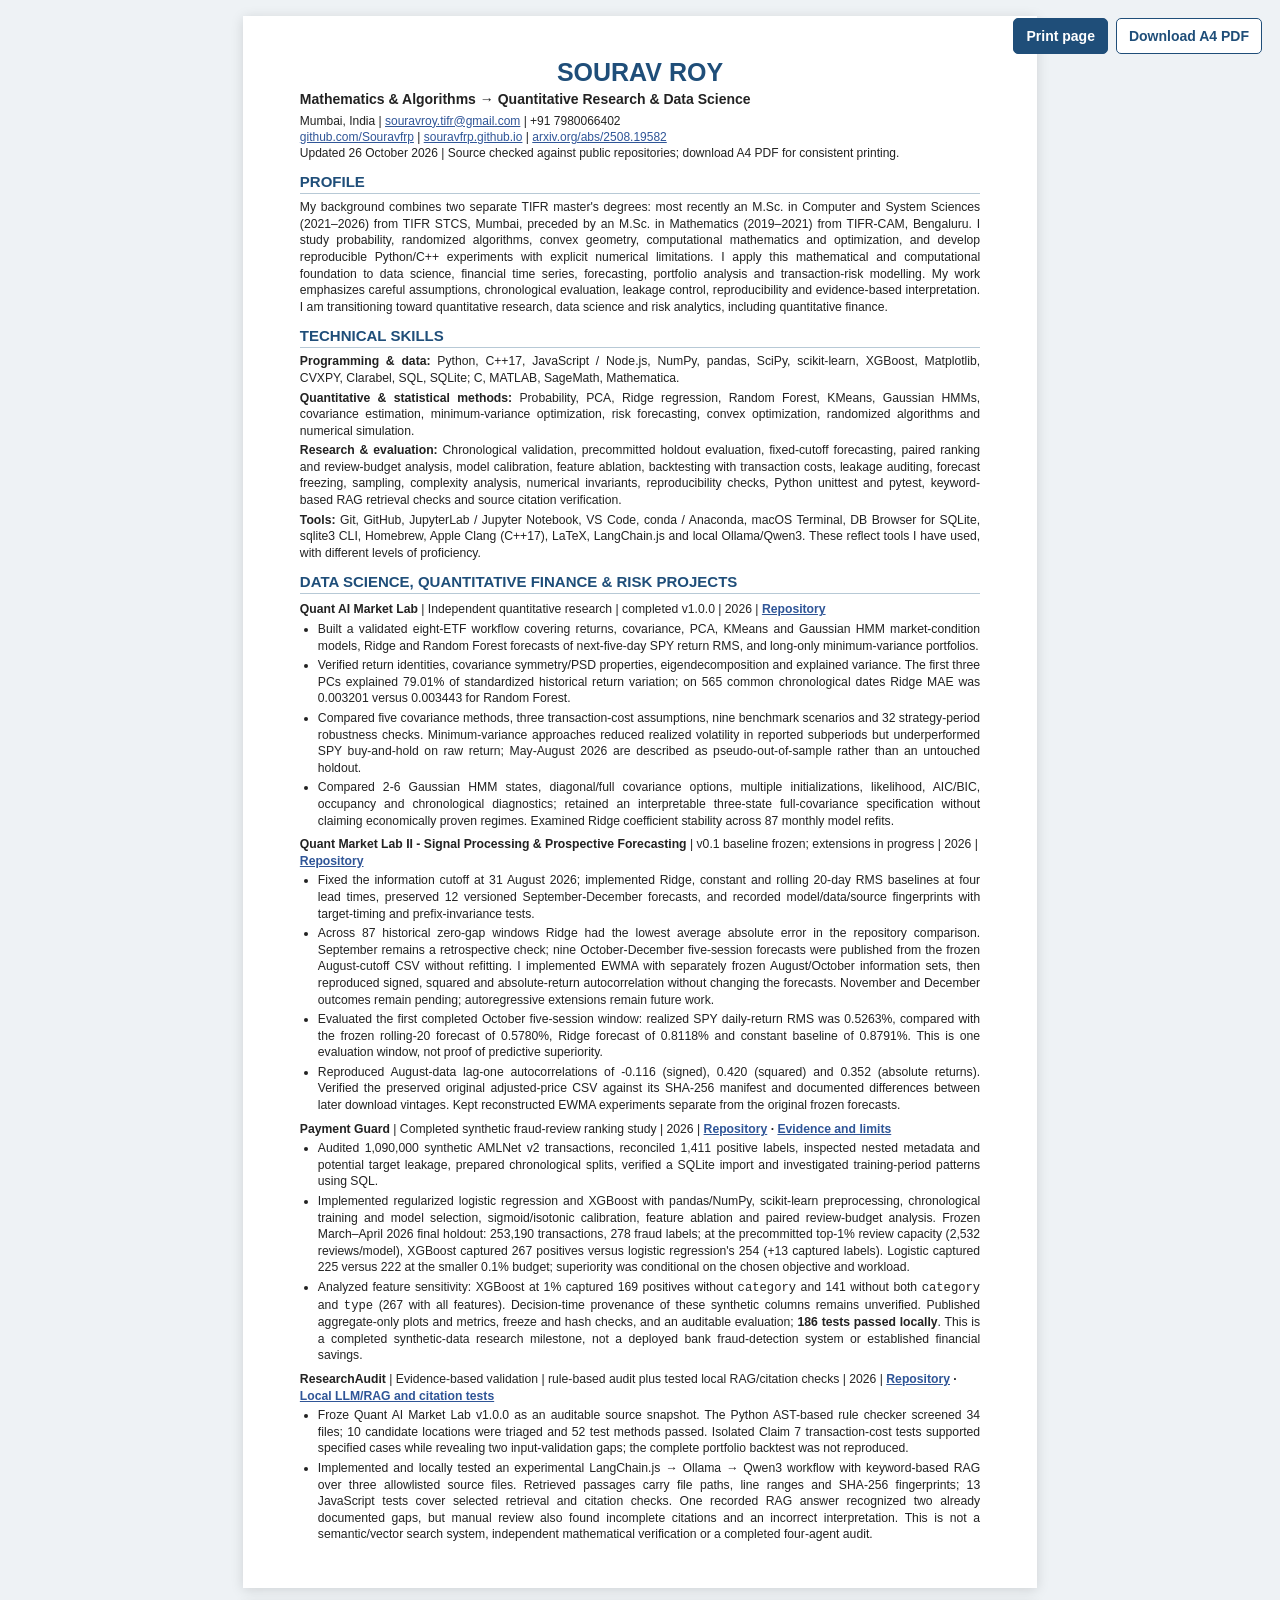
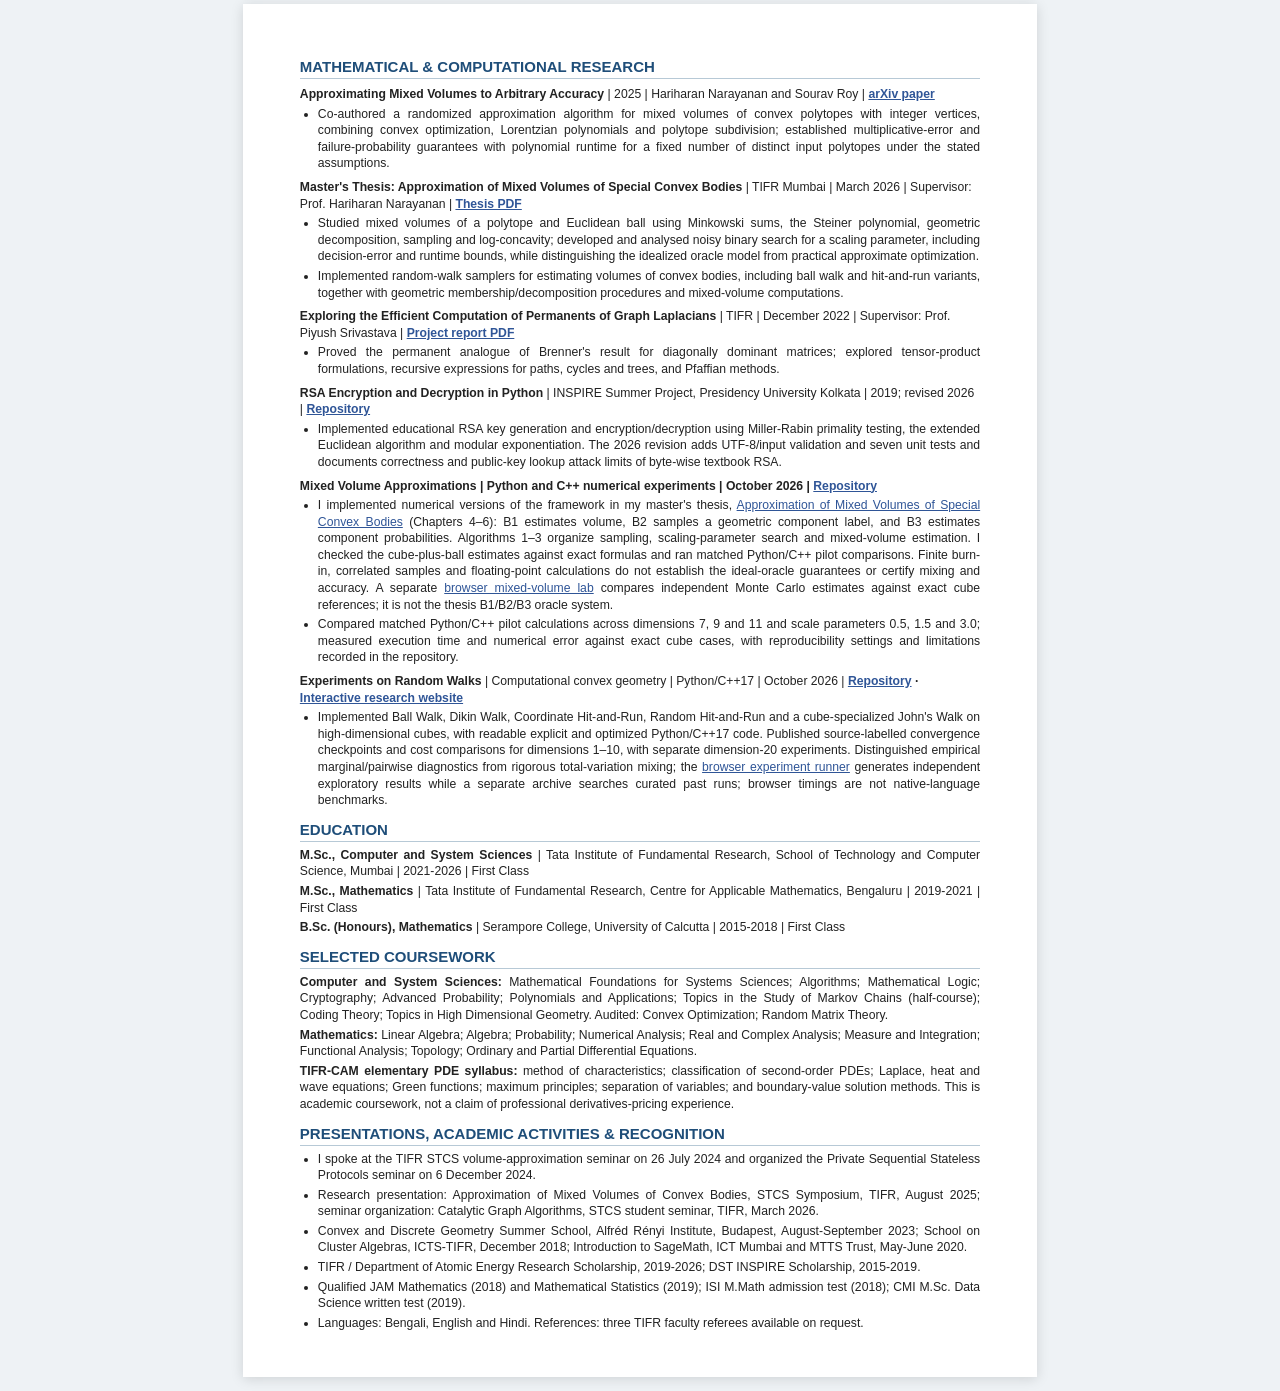
<file: cv.html>
<!DOCTYPE html>
<html lang="en"><head><meta charset="UTF-8"><meta name="viewport" content="width=device-width,initial-scale=1">
<title>Sourav Roy | CV</title>
<style>
@page{size:A4 portrait;margin:15mm}*{box-sizing:border-box}body{margin:0;background:#eef2f5;color:#222;font-family:Arial,Helvetica,sans-serif}
.sheet{width:210mm;min-height:297mm;margin:16px auto;background:#fff;padding:11mm 15mm;box-shadow:0 2px 12px #0002}
h1{text-align:center;color:#1f4e79;font-size:25px;margin:0 0 3px}.sub{text-align:center;font-weight:700;font-size:14px;margin:0 0 4px}.contact{text-align:center;font-size:12px;line-height:1.35;margin:0}
a{color:#2f5597}h2{color:#1f4e79;font-size:15px;margin:12px 0 5px;border-bottom:1px solid #b7c9d6;padding-bottom:3px}
p,li{font-size:12.2px;line-height:1.36;margin:3px 0;text-align:justify;text-align-last:left;word-spacing:normal;hyphens:none}.role{font-weight:700;margin-top:7px;text-align:left}.role span{font-weight:400}ul{margin:2px 0 4px;padding-left:18px}
.actions{position:fixed;right:18px;top:18px;display:flex;gap:8px;align-items:center}.actions button,.actions a{padding:9px 12px;border:1px solid #1f4e79;border-radius:5px;background:#1f4e79;color:white;cursor:pointer;font:600 14px Arial,Helvetica,sans-serif;text-decoration:none}.actions a{background:#fff;color:#1f4e79}
@media print{
html,body{background:#fff;margin:0;padding:0}
.sheet{box-shadow:none;margin:0;width:auto;min-height:0;padding:0}
.actions{display:none}
.page2{break-before:auto}
h1{font-size:20pt;margin:0 0 3pt}
.sub{font-size:11pt;margin:0 0 3pt}
.contact{font-size:9.5pt;line-height:1.3;margin:2pt 0}
h2{font-size:12pt;margin:10pt 0 5pt;padding-bottom:3pt;break-after:avoid}
p,li{font-size:10.5pt;line-height:1.35;margin:4pt 0;orphans:2;widows:2;text-align:justify;text-align-last:left;word-spacing:normal;hyphens:none}
.role{margin-top:8pt;break-after:avoid;text-align:left}
ul{margin:3pt 0 6pt;padding-left:17pt}
li{break-inside:avoid}
a{color:inherit;text-decoration:underline;text-decoration-thickness:.4pt}
}
</style></head><body><div class="actions"><button type="button" onclick="window.print()">Print page</button><a href="Sourav_Roy_CV.pdf" type="application/pdf" download="Sourav_Roy_CV.pdf">Download A4 PDF</a></div>
<section class="sheet"><h1>SOURAV ROY</h1><p class="sub">Mathematics &amp; Algorithms → Quantitative Research &amp; Data Science</p>
<p class="contact">Mumbai, India | <a href="mailto:souravroy.tifr@gmail.com">souravroy.tifr@gmail.com</a> | +91 7980066402</p>
<p class="contact"><a href="https://github.com/Souravfrp">github.com/Souravfrp</a> | <a href="https://souravfrp.github.io">souravfrp.github.io</a> | <a href="https://arxiv.org/abs/2508.19582">arxiv.org/abs/2508.19582</a></p>
<p class="contact">Updated 26 October 2026 | Source checked against public repositories; download A4 PDF for consistent printing.</p><h2>PROFILE</h2><p>My background combines two separate TIFR master's degrees: most recently an M.Sc. in Computer and System Sciences (2021–2026) from TIFR STCS, Mumbai, preceded by an M.Sc. in Mathematics (2019–2021) from TIFR-CAM, Bengaluru. I study probability, randomized algorithms, convex geometry, computational mathematics and optimization, and develop reproducible Python/C++ experiments with explicit numerical limitations. I apply this mathematical and computational foundation to data science, financial time series, forecasting, portfolio analysis and transaction-risk modelling. My work emphasizes careful assumptions, chronological evaluation, leakage control, reproducibility and evidence-based interpretation. I am transitioning toward quantitative research, data science and risk analytics, including quantitative finance.</p>
<h2>TECHNICAL SKILLS</h2>
<p><b>Programming &amp; data:</b> Python, C++17, JavaScript / Node.js, NumPy, pandas, SciPy, scikit-learn, XGBoost, Matplotlib, CVXPY, Clarabel, SQL, SQLite; C, MATLAB, SageMath, Mathematica.</p>
<p><b>Quantitative &amp; statistical methods:</b> Probability, PCA, Ridge regression, Random Forest, KMeans, Gaussian HMMs, covariance estimation, minimum-variance optimization, risk forecasting, convex optimization, randomized algorithms and numerical simulation.</p>
<p><b>Research &amp; evaluation:</b> Chronological validation, precommitted holdout evaluation, fixed-cutoff forecasting, paired ranking and review-budget analysis, model calibration, feature ablation, backtesting with transaction costs, leakage auditing, forecast freezing, sampling, complexity analysis, numerical invariants, reproducibility checks, Python unittest and pytest, keyword-based RAG retrieval checks and source citation verification.</p><p><b>Tools:</b> Git, GitHub, JupyterLab / Jupyter Notebook, VS Code, conda / Anaconda, macOS Terminal, DB Browser for SQLite, sqlite3 CLI, Homebrew, Apple Clang (C++17), LaTeX, LangChain.js and local Ollama/Qwen3. These reflect tools I have used, with different levels of proficiency.</p>
<h2>DATA SCIENCE, QUANTITATIVE FINANCE &amp; RISK PROJECTS</h2>
<p class="role">Quant AI Market Lab <span>| Independent quantitative research | completed v1.0.0 | 2026 |</span> <a href="https://github.com/Souravfrp/quant-ai-market-lab">Repository</a></p>
<ul><li>Built a validated eight-ETF workflow covering returns, covariance, PCA, KMeans and Gaussian HMM market-condition models, Ridge and Random Forest forecasts of next-five-day SPY return RMS, and long-only minimum-variance portfolios.</li><li>Verified return identities, covariance symmetry/PSD properties, eigendecomposition and explained variance. The first three PCs explained 79.01% of standardized historical return variation; on 565 common chronological dates Ridge MAE was 0.003201 versus 0.003443 for Random Forest.</li><li>Compared five covariance methods, three transaction-cost assumptions, nine benchmark scenarios and 32 strategy-period robustness checks. Minimum-variance approaches reduced realized volatility in reported subperiods but underperformed SPY buy-and-hold on raw return; May-August 2026 are described as pseudo-out-of-sample rather than an untouched holdout.</li><li>Compared 2-6 Gaussian HMM states, diagonal/full covariance options, multiple initializations, likelihood, AIC/BIC, occupancy and chronological diagnostics; retained an interpretable three-state full-covariance specification without claiming economically proven regimes. Examined Ridge coefficient stability across 87 monthly model refits.</li></ul>
<p class="role">Quant Market Lab II - Signal Processing &amp; Prospective Forecasting <span>| v0.1 baseline frozen; extensions in progress | 2026 |</span> <a href="https://github.com/Souravfrp/quant-market-lab-ii">Repository</a></p>
<ul><li>Fixed the information cutoff at 31 August 2026; implemented Ridge, constant and rolling 20-day RMS baselines at four lead times, preserved 12 versioned September-December forecasts, and recorded model/data/source fingerprints with target-timing and prefix-invariance tests.</li><li>Across 87 historical zero-gap windows Ridge had the lowest average absolute error in the repository comparison. September remains a retrospective check; nine October-December five-session forecasts were published from the frozen August-cutoff CSV without refitting. I implemented EWMA with separately frozen August/October information sets, then reproduced signed, squared and absolute-return autocorrelation without changing the forecasts. November and December outcomes remain pending; autoregressive extensions remain future work.</li><li>Evaluated the first completed October five-session window: realized SPY daily-return RMS was 0.5263%, compared with the frozen rolling-20 forecast of 0.5780%, Ridge forecast of 0.8118% and constant baseline of 0.8791%. This is one evaluation window, not proof of predictive superiority.</li><li>Reproduced August-data lag-one autocorrelations of -0.116 (signed), 0.420 (squared) and 0.352 (absolute returns). Verified the preserved original adjusted-price CSV against its SHA-256 manifest and documented differences between later download vintages. Kept reconstructed EWMA experiments separate from the original frozen forecasts.</li></ul>
<p class="role">Payment Guard <span>| Completed synthetic fraud-review ranking study | 2026 |</span> <a href="https://github.com/Souravfrp/payment-guard">Repository</a> · <a href="https://github.com/Souravfrp/payment-guard/blob/main/docs/what_this_project_can_and_cannot_claim.md">Evidence and limits</a></p>
<ul><li>Audited 1,090,000 synthetic AMLNet v2 transactions, reconciled 1,411 positive labels, inspected nested metadata and potential target leakage, prepared chronological splits, verified a SQLite import and investigated training-period patterns using SQL.</li>
<li>Implemented regularized logistic regression and XGBoost with pandas/NumPy, scikit-learn preprocessing, chronological training and model selection, sigmoid/isotonic calibration, feature ablation and paired review-budget analysis. Frozen March–April 2026 final holdout: 253,190 transactions, 278 fraud labels; at the precommitted top-1% review capacity (2,532 reviews/model), XGBoost captured 267 positives versus logistic regression's 254 (+13 captured labels). Logistic captured 225 versus 222 at the smaller 0.1% budget; superiority was conditional on the chosen objective and workload.</li>
<li>Analyzed feature sensitivity: XGBoost at 1% captured 169 positives without <code>category</code> and 141 without both <code>category</code> and <code>type</code> (267 with all features). Decision-time provenance of these synthetic columns remains unverified. Published aggregate-only plots and metrics, freeze and hash checks, and an auditable evaluation; <strong>186 tests passed locally</strong>. This is a completed synthetic-data research milestone, not a deployed bank fraud-detection system or established financial savings.</li></ul>
<p class="role">ResearchAudit <span>| Evidence-based validation | rule-based audit plus tested local RAG/citation checks | 2026 |</span> <a href="https://github.com/Souravfrp/research-audit">Repository</a> · <a href="https://github.com/Souravfrp/research-audit/tree/main/integrations/langchain-ollama-js">Local LLM/RAG and citation tests</a></p>
<ul><li>Froze Quant AI Market Lab v1.0.0 as an auditable source snapshot. The Python AST-based rule checker screened 34 files; 10 candidate locations were triaged and 52 test methods passed. Isolated Claim 7 transaction-cost tests supported specified cases while revealing two input-validation gaps; the complete portfolio backtest was not reproduced.</li><li>Implemented and locally tested an experimental LangChain.js → Ollama → Qwen3 workflow with keyword-based RAG over three allowlisted source files. Retrieved passages carry file paths, line ranges and SHA-256 fingerprints; 13 JavaScript tests cover selected retrieval and citation checks. One recorded RAG answer recognized two already documented gaps, but manual review also found incomplete citations and an incorrect interpretation. This is not a semantic/vector search system, independent mathematical verification or a completed four-agent audit.</li></ul></section>
<section class="sheet page2"><h2>MATHEMATICAL &amp; COMPUTATIONAL RESEARCH</h2>
<p class="role">Approximating Mixed Volumes to Arbitrary Accuracy <span>| 2025 | Hariharan Narayanan and Sourav Roy |</span> <a href="https://arxiv.org/abs/2508.19582">arXiv paper</a></p>
<ul><li>Co-authored a randomized approximation algorithm for mixed volumes of convex polytopes with integer vertices, combining convex optimization, Lorentzian polynomials and polytope subdivision; established multiplicative-error and failure-probability guarantees with polynomial runtime for a fixed number of distinct input polytopes under the stated assumptions.</li></ul>
<p class="role">Master's Thesis: Approximation of Mixed Volumes of Special Convex Bodies <span>| TIFR Mumbai | March 2026 | Supervisor: Prof. Hariharan Narayanan |</span> <a href="https://souravfrp.github.io/Mixed_volume_thesis_pdf.pdf">Thesis PDF</a></p>
<ul><li>Studied mixed volumes of a polytope and Euclidean ball using Minkowski sums, the Steiner polynomial, geometric decomposition, sampling and log-concavity; developed and analysed noisy binary search for a scaling parameter, including decision-error and runtime bounds, while distinguishing the idealized oracle model from practical approximate optimization.</li><li>Implemented random-walk samplers for estimating volumes of convex bodies, including ball walk and hit-and-run variants, together with geometric membership/decomposition procedures and mixed-volume computations.</li></ul>
<p class="role">Exploring the Efficient Computation of Permanents of Graph Laplacians <span>| TIFR | December 2022 | Supervisor: Prof. Piyush Srivastava |</span> <a href="https://souravfrp.github.io/research/permanents_graph_laplacians_2022.pdf">Project report PDF</a></p>
<ul><li>Proved the permanent analogue of Brenner's result for diagonally dominant matrices; explored tensor-product formulations, recursive expressions for paths, cycles and trees, and Pfaffian methods.</li></ul>
<p class="role">RSA Encryption and Decryption in Python <span>| INSPIRE Summer Project, Presidency University Kolkata | 2019; revised 2026 |</span> <a href="https://github.com/Souravfrp/rsa-educational">Repository</a></p>
<ul><li>Implemented educational RSA key generation and encryption/decryption using Miller-Rabin primality testing, the extended Euclidean algorithm and modular exponentiation. The 2026 revision adds UTF-8/input validation and seven unit tests and documents correctness and public-key lookup attack limits of byte-wise textbook RSA.</li></ul>
<p class="role">Mixed Volume Approximations | Python and C++ numerical experiments | October 2026 | <a href="https://github.com/Souravfrp/estimates-of-mixed-volume-components">Repository</a></p><ul><li>I implemented numerical versions of the framework in my master's thesis, <a href="https://souravfrp.github.io/Mixed_volume_thesis_pdf.pdf">Approximation of Mixed Volumes of Special Convex Bodies</a> (Chapters 4–6): B1 estimates volume, B2 samples a geometric component label, and B3 estimates component probabilities. Algorithms 1–3 organize sampling, scaling-parameter search and mixed-volume estimation. I checked the cube-plus-ball estimates against exact formulas and ran matched Python/C++ pilot comparisons. Finite burn-in, correlated samples and floating-point calculations do not establish the ideal-oracle guarantees or certify mixing and accuracy. A separate <a href="https://souravfrp.github.io/Experiments-on-Random-Walks/mixed-volumes.html#mixed-volume-lab">browser mixed-volume lab</a> compares independent Monte Carlo estimates against exact cube references; it is not the thesis B1/B2/B3 oracle system.</li><li>Compared matched Python/C++ pilot calculations across dimensions 7, 9 and 11 and scale parameters 0.5, 1.5 and 3.0; measured execution time and numerical error against exact cube cases, with reproducibility settings and limitations recorded in the repository.</li></ul><p class="role">Experiments on Random Walks <span>| Computational convex geometry | Python/C++17 | October 2026 |</span> <a href="https://github.com/Souravfrp/Experiments-on-Random-Walks">Repository</a> · <a href="https://souravfrp.github.io/Experiments-on-Random-Walks/">Interactive research website</a></p>
<ul><li>Implemented Ball Walk, Dikin Walk, Coordinate Hit-and-Run, Random Hit-and-Run and a cube-specialized John's Walk on high-dimensional cubes, with readable explicit and optimized Python/C++17 code. Published source-labelled convergence checkpoints and cost comparisons for dimensions 1–10, with separate dimension-20 experiments. Distinguished empirical marginal/pairwise diagnostics from rigorous total-variation mixing; the <a href="https://souravfrp.github.io/Experiments-on-Random-Walks/#run-experiment">browser experiment runner</a> generates independent exploratory results while a separate archive searches curated past runs; browser timings are not native-language benchmarks.</li></ul><h2>EDUCATION</h2><p><b>M.Sc., Computer and System Sciences</b> | Tata Institute of Fundamental Research, School of Technology and Computer Science, Mumbai | 2021-2026 | First Class</p><p><b>M.Sc., Mathematics</b> | Tata Institute of Fundamental Research, Centre for Applicable Mathematics, Bengaluru | 2019-2021 | First Class</p><p><b>B.Sc. (Honours), Mathematics</b> | Serampore College, University of Calcutta | 2015-2018 | First Class</p>
<h2>SELECTED COURSEWORK</h2><p><b>Computer and System Sciences:</b> Mathematical Foundations for Systems Sciences; Algorithms; Mathematical Logic; Cryptography; Advanced Probability; Polynomials and Applications; Topics in the Study of Markov Chains (half-course); Coding Theory; Topics in High Dimensional Geometry. Audited: Convex Optimization; Random Matrix Theory.</p><p><b>Mathematics:</b> Linear Algebra; Algebra; Probability; Numerical Analysis; Real and Complex Analysis; Measure and Integration; Functional Analysis; Topology; Ordinary and Partial Differential Equations.</p><p><b>TIFR-CAM elementary PDE syllabus:</b> method of characteristics; classification of second-order PDEs; Laplace, heat and wave equations; Green functions; maximum principles; separation of variables; and boundary-value solution methods. This is academic coursework, not a claim of professional derivatives-pricing experience.</p>
<h2>PRESENTATIONS, ACADEMIC ACTIVITIES &amp; RECOGNITION</h2><ul><li>I spoke at the TIFR STCS volume-approximation seminar on 26 July 2024 and organized the Private Sequential Stateless Protocols seminar on 6 December 2024.</li><li>Research presentation: Approximation of Mixed Volumes of Convex Bodies, STCS Symposium, TIFR, August 2025; seminar organization: Catalytic Graph Algorithms, STCS student seminar, TIFR, March 2026.</li><li>Convex and Discrete Geometry Summer School, Alfréd Rényi Institute, Budapest, August-September 2023; School on Cluster Algebras, ICTS-TIFR, December 2018; Introduction to SageMath, ICT Mumbai and MTTS Trust, May-June 2020.</li><li>TIFR / Department of Atomic Energy Research Scholarship, 2019-2026; DST INSPIRE Scholarship, 2015-2019.</li><li>Qualified JAM Mathematics (2018) and Mathematical Statistics (2019); ISI M.Math admission test (2018); CMI M.Sc. Data Science written test (2019).</li><li>Languages: Bengali, English and Hindi. References: three TIFR faculty referees available on request.</li></ul></section></body></html>
</file>
